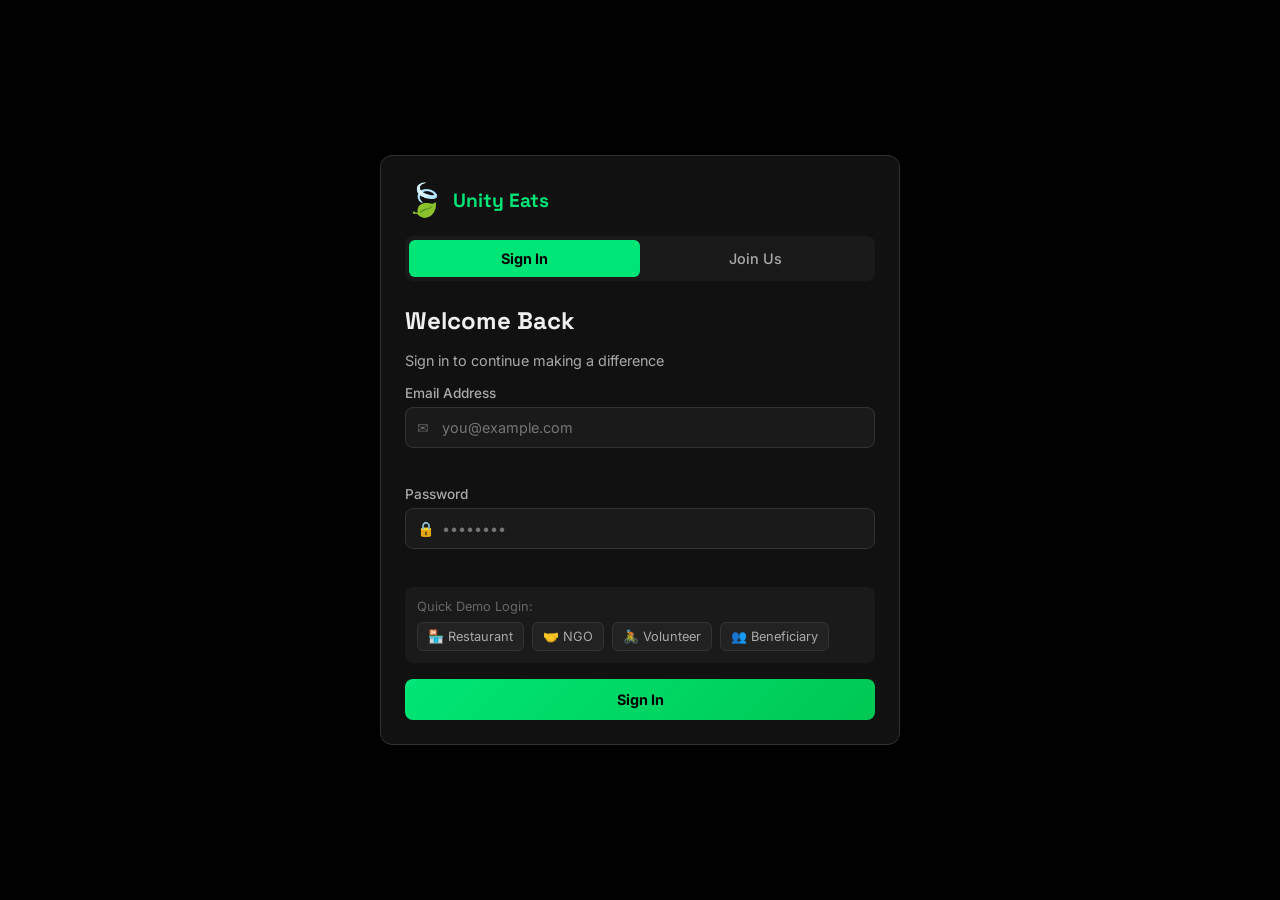
<file: unity-eats-frontend/beneficiary-dashboard.html>
<!DOCTYPE html>
<html lang="en">
<head>
    <meta charset="UTF-8">
    <meta name="viewport" content="width=device-width, initial-scale=1.0">
    <title>Unity Eats | Community Dashboard</title>
    <link href="https://fonts.googleapis.com/css2?family=Inter:wght@300;400;500;600;700&family=Space+Grotesk:wght@400;500;600;700;800&display=swap" rel="stylesheet">
    <link rel="stylesheet" href="styles.css">
</head>
<body data-page="beneficiary">
    <div id="loading-overlay" class="loading-overlay"><div class="loader-spinner"></div></div>

    <nav class="navbar" id="navbar">
        <div class="nav-container">
            <div class="nav-logo"><span class="logo-icon">🍃</span><span class="logo-text">Unity Eats</span></div>
            <div class="nav-right">
                <div class="nav-user-info">
                    <div class="user-avatar" id="nav-avatar">B</div>
                    <div class="user-details">
                        <span class="user-name" id="nav-user-name">User</span>
                        <span class="user-role-badge" id="nav-user-role">BENEFICIARY</span>
                    </div>
                </div>
                <button class="btn-logout" id="logout-btn"><span>⏻</span> Logout</button>
            </div>
        </div>
    </nav>

    <main class="main-content">
        <section class="dashboard-section">
            <div class="dashboard-container">
                <div class="beneficiary-hero">
                    <div class="beneficiary-icon">🤲</div>
                    <h3>Community Food Dashboard</h3>
                    <p>View available food distributions near you. Updated in real-time as restaurants post surplus food.</p>
                </div>

                <div class="stats-grid" id="stats-grid" style="margin-bottom: 40px;">
                    <div class="stat-card">
                        <div class="stat-icon">📦</div>
                        <div class="stat-number" id="stat-available">--</div>
                        <div class="stat-label">Listings Available</div>
                    </div>
                    <div class="stat-card">
                        <div class="stat-icon">✅</div>
                        <div class="stat-number" id="stat-accepted">--</div>
                        <div class="stat-label">Accepted by NGOs</div>
                    </div>
                    <div class="stat-card">
                        <div class="stat-icon">🚀</div>
                        <div class="stat-number" id="stat-delivered">--</div>
                        <div class="stat-label">Successfully Delivered</div>
                    </div>
                    <div class="stat-card">
                        <div class="stat-icon">🍃</div>
                        <div class="stat-number" id="stat-total">--</div>
                        <div class="stat-label">Total Listings</div>
                    </div>
                </div>

                <div class="listings-section">
                    <h3 class="section-heading">🌿 Food Available Near You</h3>
                    <div class="listings-grid" id="public-listings">
                        <div class="loading-cards"><div class="skeleton-card"></div><div class="skeleton-card"></div></div>
                    </div>
                </div>
            </div>
        </section>
    </main>

    <div id="toast-container" class="toast-container"></div>
    <script src="app.js"></script>
</body>
</html>
</file>
<file: unity-eats-frontend/styles.css>
:root{--bg:#0a0a0a;--bg2:#111;--bg3:#1a1a1a;--bg4:#222;--green:#00e676;--green2:#00c853;--green3:#69f0ae;--text:#f0f0f0;--text2:#aaa;--text3:#666;--border:#2a2a2a;--border2:#333;--red:#ff5252;--amber:#ffd740;--radius:12px;--radius2:8px;--shadow:0 4px 24px rgba(0,230,118,.08);--trans:.2s ease}
*,*::before,*::after{box-sizing:border-box;margin:0;padding:0}
html{scroll-behavior:smooth}
body{font-family:'Inter',sans-serif;background:var(--bg);color:var(--text);min-height:100vh;overflow-x:hidden}
h1,h2,h3,h4{font-family:'Space Grotesk',sans-serif}
a{color:var(--green);text-decoration:none}
button{cursor:pointer;font-family:inherit;border:none;outline:none}
input,select,textarea{font-family:inherit}
.hidden{display:none!important}

/* LOADING */
.loading-overlay{position:fixed;inset:0;background:var(--bg);display:flex;align-items:center;justify-content:center;z-index:9999;transition:opacity .4s}
.loader-content{display:flex;flex-direction:column;align-items:center;gap:24px}
.loader-logo{display:flex;align-items:center;gap:10px;font-family:'Space Grotesk',sans-serif;font-size:1.8rem;font-weight:700}
.logo-icon{font-size:2rem}
.loader-spinner{width:40px;height:40px;border:3px solid var(--border2);border-top-color:var(--green);border-radius:50%;animation:spin .8s linear infinite}
@keyframes spin{to{transform:rotate(360deg)}}

/* MODAL */
.modal{position:fixed;inset:0;z-index:1000;display:flex;align-items:center;justify-content:center;padding:16px}
.modal-backdrop{position:absolute;inset:0;background:rgba(0,0,0,.85);backdrop-filter:blur(4px)}
.modal-container{position:relative;background:var(--bg2);border:1px solid var(--border2);border-radius:var(--radius);width:100%;max-width:520px;max-height:90vh;overflow-y:auto;animation:slideUp .3s ease}
@keyframes slideUp{from{opacity:0;transform:translateY(20px)}to{opacity:1;transform:none}}
.modal-header{padding:24px 24px 0;display:flex;flex-direction:column;gap:16px}
.modal-logo{display:flex;align-items:center;gap:8px;font-family:'Space Grotesk',sans-serif;font-weight:700;font-size:1.2rem;color:var(--green)}
.auth-tabs{display:flex;background:var(--bg3);border-radius:var(--radius2);padding:4px}
.auth-tab{flex:1;padding:10px;background:transparent;color:var(--text2);border-radius:6px;font-weight:500;font-size:.9rem;transition:var(--trans)}
.auth-tab.active{background:var(--green);color:#000;font-weight:700}
.modal-body{padding:24px}

/* FORMS */
.auth-form{display:flex;flex-direction:column;gap:16px}
.form-title{font-size:1.5rem;font-weight:700}
.form-subtitle{color:var(--text2);font-size:.9rem}
.form-row{display:grid;grid-template-columns:1fr 1fr;gap:12px}
.form-group{display:flex;flex-direction:column;gap:6px}
.form-group label{font-size:.85rem;font-weight:500;color:var(--text2)}
.input-wrapper{position:relative;display:flex;align-items:center}
.input-icon{position:absolute;left:12px;font-size:.9rem;color:var(--text3);pointer-events:none}
.input-wrapper input,.input-wrapper select{width:100%;background:var(--bg3);border:1px solid var(--border2);color:var(--text);border-radius:var(--radius2);padding:11px 12px 11px 36px;font-size:.9rem;transition:border-color var(--trans)}
.input-wrapper input:focus,.input-wrapper select:focus{outline:none;border-color:var(--green);box-shadow:0 0 0 3px rgba(0,230,118,.1)}
.input-wrapper input.error,.input-wrapper select.error{border-color:var(--red)}
.select-wrapper select{-webkit-appearance:none;appearance:none}
.toggle-pw{position:absolute;right:12px;background:transparent;color:var(--text3);font-size:.9rem;padding:4px}
input[type=number]::-webkit-inner-spin-button{-webkit-appearance:none}
textarea{width:100%;background:var(--bg3);border:1px solid var(--border2);color:var(--text);border-radius:var(--radius2);padding:11px 12px;font-size:.9rem;resize:vertical;transition:border-color var(--trans)}
textarea:focus{outline:none;border-color:var(--green);box-shadow:0 0 0 3px rgba(0,230,118,.1)}
.field-error{font-size:.78rem;color:var(--red);min-height:16px}
.form-error-banner{background:rgba(255,82,82,.1);border:1px solid rgba(255,82,82,.3);color:var(--red);border-radius:var(--radius2);padding:12px;font-size:.85rem}
.form-switch{text-align:center;font-size:.85rem;color:var(--text2)}
.link-btn{background:transparent;color:var(--green);font-weight:600;font-size:.85rem;text-decoration:underline}

/* PASSWORD STRENGTH */
.pw-strength{height:4px;background:var(--bg4);border-radius:2px;overflow:hidden;margin-top:4px}
.pw-strength-bar{height:100%;width:0;border-radius:2px;transition:width .3s,background .3s}
.pw-strength-label{font-size:.75rem;color:var(--text3)}

/* QUICK FILL */
.quick-fill-section{background:var(--bg3);border-radius:var(--radius2);padding:12px}
.quick-fill-label{font-size:.8rem;color:var(--text3);margin-bottom:8px}
.quick-fill-buttons{display:flex;flex-wrap:wrap;gap:8px}
.quick-fill-btn{background:var(--bg4);border:1px solid var(--border2);color:var(--text2);border-radius:6px;padding:6px 10px;font-size:.8rem;transition:var(--trans)}
.quick-fill-btn:hover{border-color:var(--green);color:var(--green)}

/* BUTTONS */
.btn-primary{background:linear-gradient(135deg,var(--green),var(--green2));color:#000;font-weight:700;padding:12px 24px;border-radius:var(--radius2);font-size:.9rem;display:inline-flex;align-items:center;gap:8px;transition:transform .15s,box-shadow .15s}
.btn-primary:hover{transform:translateY(-2px);box-shadow:0 8px 24px rgba(0,230,118,.3)}
.btn-primary:active{transform:none}
.btn-secondary{background:transparent;border:1px solid var(--border2);color:var(--text2);font-weight:500;padding:12px 24px;border-radius:var(--radius2);font-size:.9rem;transition:var(--trans)}
.btn-secondary:hover{border-color:var(--green);color:var(--green)}
.btn-full{width:100%;justify-content:center}
.btn-icon{background:transparent;color:var(--text3);padding:6px;border-radius:6px;font-size:1rem;transition:var(--trans)}
.btn-icon:hover{background:var(--bg4);color:var(--text)}
.btn-logout{background:transparent;border:1px solid var(--border2);color:var(--text2);padding:8px 16px;border-radius:var(--radius2);font-size:.85rem;display:flex;align-items:center;gap:6px;transition:var(--trans)}
.btn-logout:hover{border-color:var(--red);color:var(--red)}
.btn-spinner{width:16px;height:16px;border:2px solid rgba(0,0,0,.3);border-top-color:#000;border-radius:50%;animation:spin .6s linear infinite;display:inline-block}
.btn-sm{padding:6px 14px;font-size:.8rem}

/* NAVBAR */
.navbar{position:sticky;top:0;z-index:100;background:rgba(10,10,10,.9);backdrop-filter:blur(12px);border-bottom:1px solid var(--border)}
.nav-container{max-width:1200px;margin:0 auto;padding:0 24px;height:64px;display:flex;align-items:center;justify-content:space-between}
.nav-logo{display:flex;align-items:center;gap:8px;font-family:'Space Grotesk',sans-serif;font-weight:700;font-size:1.2rem}
.logo-text{background:linear-gradient(135deg,var(--green),var(--green3));-webkit-background-clip:text;-webkit-text-fill-color:transparent;background-clip:text}
.nav-right{display:flex;align-items:center;gap:16px}
.nav-user-info{display:flex;align-items:center;gap:10px}
.user-avatar{width:36px;height:36px;background:linear-gradient(135deg,var(--green),var(--green2));color:#000;border-radius:50%;display:flex;align-items:center;justify-content:center;font-weight:700;font-size:.9rem}
.user-details{display:flex;flex-direction:column}
.user-name{font-size:.85rem;font-weight:600}
.user-role-badge{font-size:.7rem;background:rgba(0,230,118,.15);color:var(--green);padding:2px 8px;border-radius:20px;font-weight:600}

/* HERO */
.hero-section{position:relative;padding:80px 24px 60px;overflow:hidden}
.hero-bg-grid{position:absolute;inset:0;background-image:linear-gradient(rgba(0,230,118,.04) 1px,transparent 1px),linear-gradient(90deg,rgba(0,230,118,.04) 1px,transparent 1px);background-size:40px 40px;pointer-events:none}
.hero-content{max-width:1000px;margin:0 auto;text-align:center}
.hero-badge{display:inline-block;background:rgba(0,230,118,.1);border:1px solid rgba(0,230,118,.2);color:var(--green);padding:6px 16px;border-radius:20px;font-size:.85rem;font-weight:600;margin-bottom:24px}
.hero-title{font-size:clamp(2rem,5vw,3.5rem);font-weight:800;line-height:1.15;margin-bottom:20px}
.title-line{display:block}
.gradient-text{background:linear-gradient(135deg,var(--green),var(--green3));-webkit-background-clip:text;-webkit-text-fill-color:transparent;background-clip:text}
.hero-desc{color:var(--text2);font-size:1.05rem;max-width:600px;margin:0 auto 40px;line-height:1.7}
.stats-grid{display:grid;grid-template-columns:repeat(4,1fr);gap:16px;max-width:800px;margin:0 auto}
.stat-card{background:var(--bg2);border:1px solid var(--border2);border-radius:var(--radius);padding:20px 16px;transition:var(--trans)}
.stat-card:hover{border-color:var(--green);transform:translateY(-4px);box-shadow:var(--shadow)}
.stat-icon{font-size:1.5rem;margin-bottom:8px}
.stat-number{font-size:2rem;font-weight:800;font-family:'Space Grotesk',sans-serif;color:var(--green)}
.stat-label{font-size:.8rem;color:var(--text2);margin-top:4px}

/* DASHBOARD */
.dashboard-section{padding:40px 24px 60px}
.dashboard-container{max-width:1200px;margin:0 auto}
.dashboard-header{display:flex;align-items:flex-start;justify-content:space-between;margin-bottom:32px;gap:16px;flex-wrap:wrap}
.dashboard-title{font-size:1.6rem;font-weight:700}
.dashboard-subtitle{color:var(--text2);font-size:.9rem;margin-top:4px}
.dashboard-actions{display:flex;gap:10px;flex-wrap:wrap}

/* LISTINGS */
.listings-section{margin-bottom:40px}
.section-heading{font-size:1.1rem;font-weight:700;margin-bottom:4px;display:flex;align-items:center;gap:8px}
.section-desc{color:var(--text3);font-size:.85rem;margin-bottom:16px}
.listings-grid{display:grid;grid-template-columns:repeat(auto-fill,minmax(300px,1fr));gap:16px;margin-top:16px}

/* FOOD CARD */
.food-card{background:var(--bg2);border:1px solid var(--border2);border-radius:var(--radius);padding:20px;display:flex;flex-direction:column;gap:12px;transition:var(--trans);animation:fadeIn .3s ease}
@keyframes fadeIn{from{opacity:0;transform:translateY(8px)}to{opacity:1;transform:none}}
.food-card:hover{border-color:var(--border2);box-shadow:0 4px 20px rgba(0,0,0,.3)}
.card-top{display:flex;justify-content:space-between;align-items:flex-start}
.food-title{font-size:1rem;font-weight:700}
.food-category{font-size:.75rem;background:rgba(0,230,118,.1);color:var(--green);padding:3px 10px;border-radius:20px;font-weight:600}
.food-meta{display:flex;flex-direction:column;gap:6px}
.meta-row{display:flex;align-items:center;gap:8px;font-size:.83rem;color:var(--text2)}
.meta-row span:first-child{font-size:1rem}
.food-card-actions{display:flex;gap:8px;flex-wrap:wrap;margin-top:4px}
.status-badge{padding:4px 12px;border-radius:20px;font-size:.75rem;font-weight:700;text-transform:uppercase;letter-spacing:.5px}
.status-AVAILABLE{background:rgba(0,230,118,.15);color:var(--green)}
.status-ACCEPTED{background:rgba(255,215,64,.15);color:var(--amber)}
.status-ASSIGNED{background:rgba(64,196,255,.15);color:#40c4ff}
.status-PICKED_UP{background:rgba(179,136,255,.15);color:#b388ff}
.status-DELIVERED{background:rgba(0,230,118,.1);color:var(--green2);opacity:.7}

/* POST FOOD FORM CARD */
.card{background:var(--bg2);border:1px solid var(--border2);border-radius:var(--radius);padding:24px;margin-bottom:24px}
.card-header{display:flex;justify-content:space-between;align-items:center;margin-bottom:20px}
.card-header h3{font-size:1rem;font-weight:700}
.food-form{display:flex;flex-direction:column;gap:14px}
.form-actions{display:flex;justify-content:flex-end;gap:10px}

/* SKELETON */
.loading-cards{display:contents}
.skeleton-card{background:var(--bg2);border:1px solid var(--border2);border-radius:var(--radius);height:180px;animation:pulse 1.5s ease-in-out infinite}
@keyframes pulse{0%,100%{opacity:.5}50%{opacity:.9}}

/* TOAST */
.toast-container{position:fixed;bottom:24px;right:24px;display:flex;flex-direction:column;gap:10px;z-index:500}
.toast{background:var(--bg2);border:1px solid var(--border2);border-radius:var(--radius2);padding:14px 18px;font-size:.85rem;display:flex;align-items:center;gap:10px;animation:slideInRight .3s ease;max-width:360px;box-shadow:0 8px 32px rgba(0,0,0,.4)}
.toast.success{border-left:3px solid var(--green)}
.toast.error{border-left:3px solid var(--red)}
.toast.info{border-left:3px solid #40c4ff}
@keyframes slideInRight{from{opacity:0;transform:translateX(20px)}to{opacity:1;transform:none}}

/* BENEFICIARY */
.beneficiary-hero{text-align:center;padding:40px 20px;background:var(--bg2);border:1px solid var(--border2);border-radius:var(--radius);margin-bottom:32px}
.beneficiary-icon{font-size:3rem;margin-bottom:12px}
.beneficiary-hero h3{font-size:1.4rem;font-weight:700;margin-bottom:8px}
.beneficiary-hero p{color:var(--text2);max-width:500px;margin:0 auto;font-size:.9rem}

/* CONFIRM MODAL */
.confirm-modal-container{max-width:380px;text-align:center;padding:32px}
.confirm-icon{font-size:2.5rem;margin-bottom:12px}
.confirm-modal-container h3{font-size:1.2rem;font-weight:700;margin-bottom:8px}
.confirm-modal-container p{color:var(--text2);font-size:.9rem;margin-bottom:24px}
.confirm-actions{display:flex;gap:12px;justify-content:center}

/* FOOTER */
.footer{border-top:1px solid var(--border);padding:32px 24px;text-align:center}
.footer-content{display:flex;flex-direction:column;align-items:center;gap:8px}
.footer-logo{display:flex;align-items:center;gap:8px;font-weight:700;font-family:'Space Grotesk',sans-serif}
.footer-tagline{color:var(--text2);font-size:.9rem}
.footer-credits{color:var(--text3);font-size:.8rem}

/* EMPTY STATE */
.empty-state{text-align:center;padding:48px 24px;color:var(--text2)}
.empty-icon{font-size:3rem;margin-bottom:12px}
.empty-state h4{font-size:1rem;font-weight:600;margin-bottom:6px}
.empty-state p{font-size:.85rem;color:var(--text3)}

/* ORG BADGE */
.org-badge{font-size:.75rem;color:var(--text3);font-style:italic}

/* RESPONSIVE */
@media(max-width:768px){
  .stats-grid{grid-template-columns:1fr 1fr}
  .form-row{grid-template-columns:1fr}
  .nav-right .user-details{display:none}
  .confirm-modal-container{padding:24px}
}
@media(max-width:480px){
  .stats-grid{grid-template-columns:1fr 1fr}
  .hero-title{font-size:1.8rem}
  .quick-fill-buttons{flex-direction:column}
  .modal-container{max-height:95vh}
}
</file>
